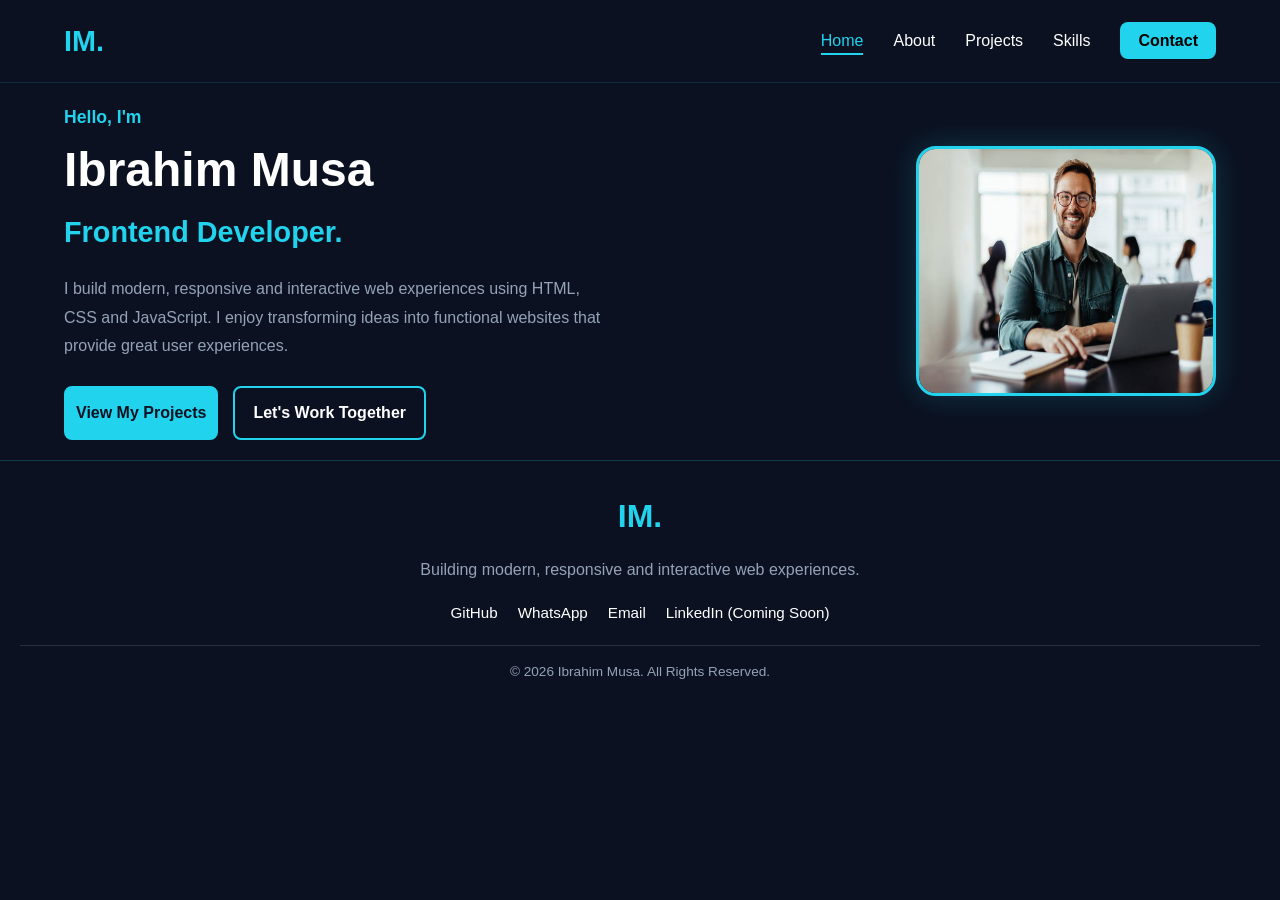
<file: index.html>
<!DOCTYPE html>
<html lang="en">
<head>
    <meta charset="UTF-8">
    <meta name="viewport" content="width=device-width, initial-scale=1.0">
    <title>Ibrahim Musa | Frontend Developer</title>
    <link rel="stylesheet" href="style.css">
    <script src="script.js" defer></script>
</head>
<body>
     
     <header class="site-header">
          <nav class="navbar" aria-label="Main navigation">
               
            <a href="index.html" class="logo">IM.</a>
            
            <button type="button" id="menu-toggle"  class="menu-toggle" aria-label="Open navigation menu" aria-expanded="false">☰</button>
            
            <ul class="nav-links">
            <li>
               <a href="index.html" class="nav-link">Home</a>
            </li>   
            
            <li>
                 <a href="about.html" class="nav-link">About</a>
            </li>  
            
            <li>
                 <a href="projects.html" class="nav-link">Projects</a>
            </li>
            
            <li>
                 <a href="skills.html" class="nav-link">Skills</a>
            </li>
            
            <li>
                 <a href="contact.html" class="nav-link nav-contact">Contact</a>
            </li>
            </ul>
               
          </nav>
     </header>
     
     
     <section class="hero">
          <!-- Hero text and introduction -->
          <div class="hero-content">
             <p class="hero-greeting" >
                Hello, I'm 
                
              </p>
             <h1 class="hero-name" >
                 Ibrahim Musa 
             </h1>
             <h2 class="hero-title">
                Frontend Developer.  
             </h2>
             <p class="hero-description">
               I build modern, responsive and interactive web experiences using HTML, CSS and JavaScript. I enjoy transforming ideas into functional websites that provide great user experiences. 
             </p>
             
        <!-- Hero action links -->
             <div class="hero-actions">
              <a class="btn-primary"
            href="projects.html" >  
                View My Projects
             </a>
             
             <a class="btn-secondary" href="contact.html">Let's Work Together</a>
          
             </div>
            </div>
            
        <!-- Profile photograph -->
          <div class="hero-image">
           <img src="istockphoto-1830126474-612x612.png" alt="image" class="profile-image">
             </div>
          
     </section>
     
     <!-- =================================
     HOME PAGE FOOTER
================================= -->

<footer class="site-footer">

    <div class="footer-content">

        <!-- Footer logo -->
        <a href="index.html" class="footer-logo">IM.</a>

        <!-- Short introduction -->
        <p class="footer-description">
            Building modern, responsive and interactive web experiences.
        </p>

        <!-- Social media links -->
        <div class="social-links">

            <a href="https://github.com/ibrahim0810musa-gif"
               class="social-link">GitHub</a>

            <a href="https://wa.me/2348108367772"
   class="social-link"
   target="_blank"
   rel="noopener noreferrer">
   WhatsApp
</a>
            <a href="mailto:ibrahim0810musa@gmail.com"
               class="social-link">Email</a>

            <span class="social-link">LinkedIn (Coming Soon)</span>

        </div>

    </div>

    <!-- Copyright -->
    <p class="copyright">
        &copy; 2026 Ibrahim Musa. All Rights Reserved.
    </p>

</footer>
     </body>
     </html>
</file>
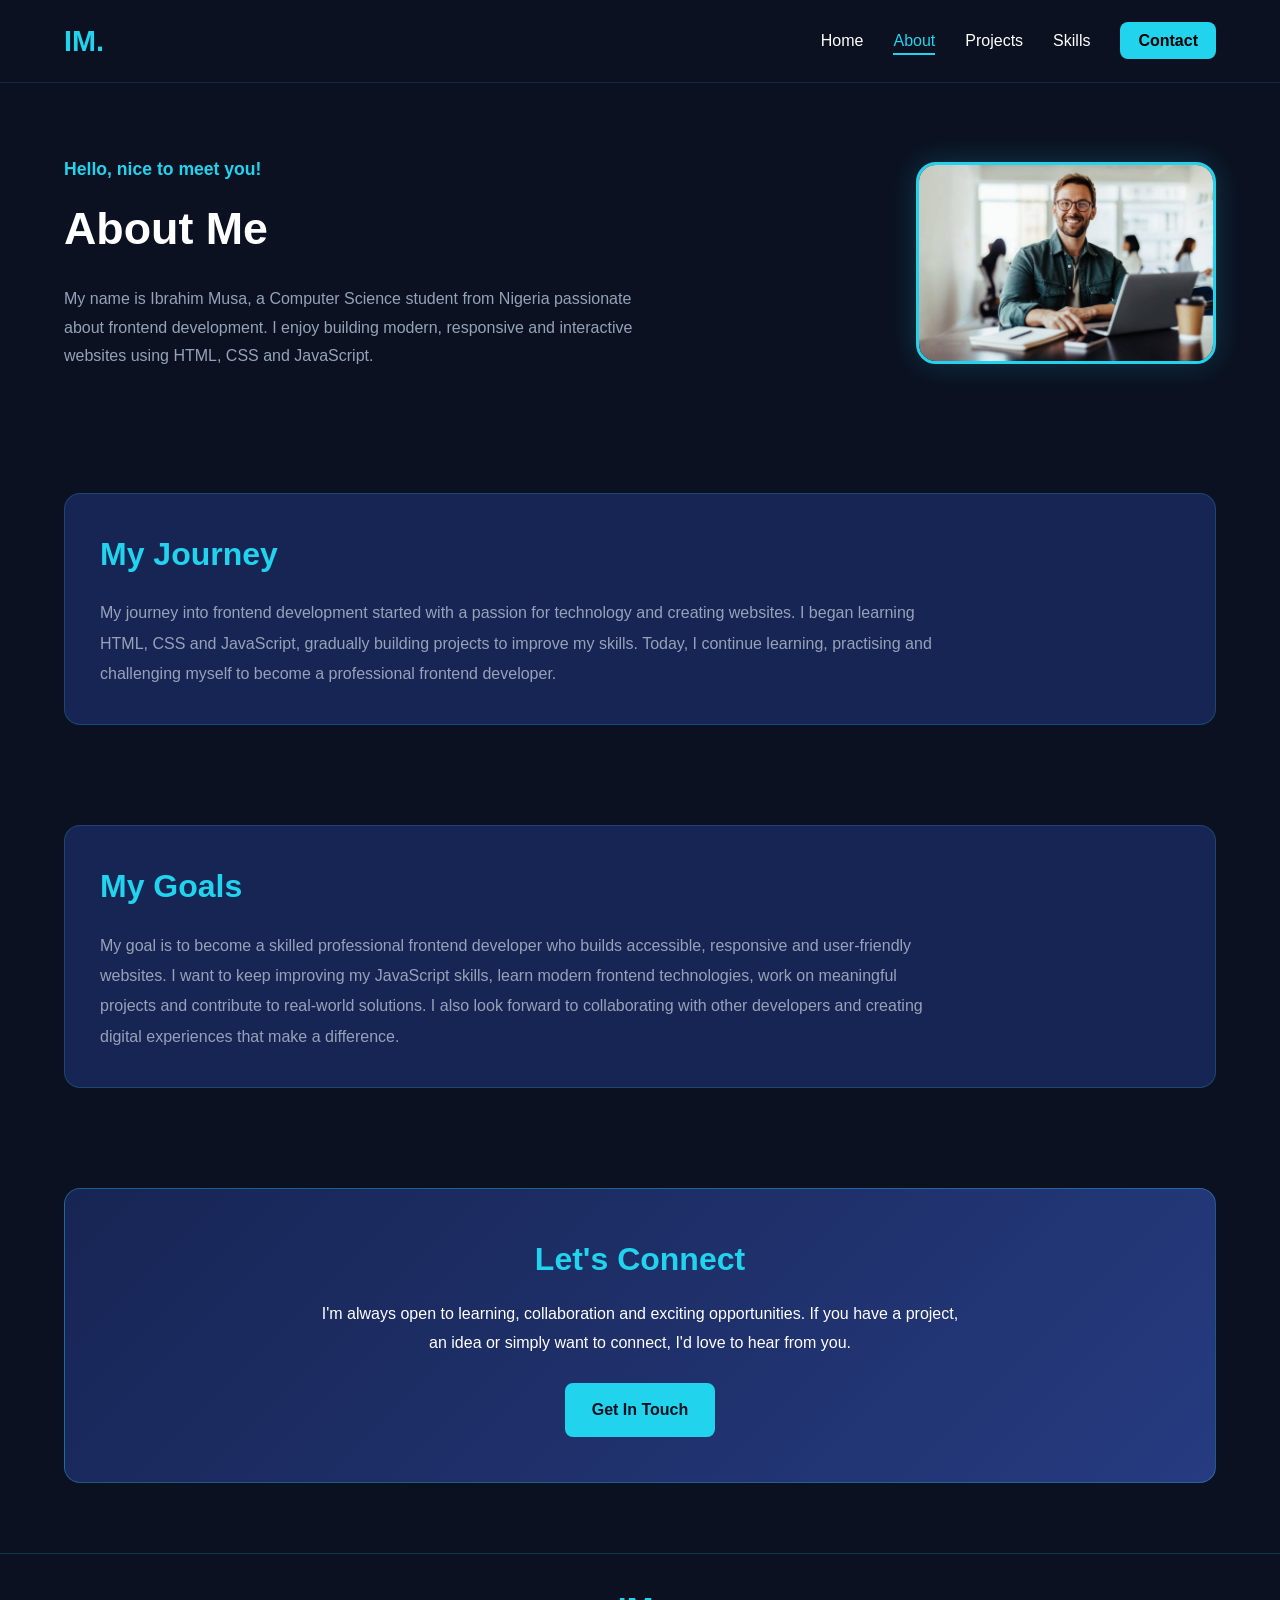
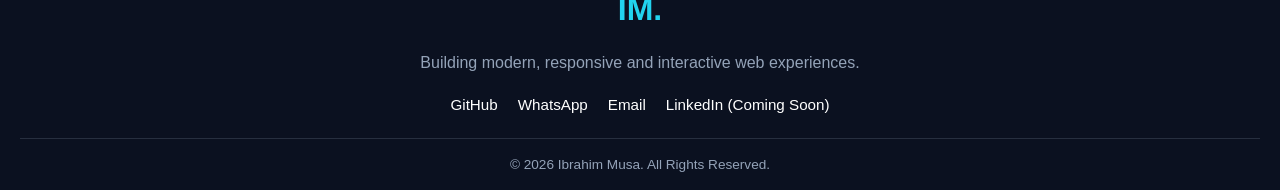
<file: about.html>
<!DOCTYPE html>
<html lang="en">
<head>
     <meta charset="UTF-8">
     <meta name="viewport" content="width=device-width, initial-scale=1.0">
     <title>About Me | Ibrahim Musa</title>
     <link rel="stylesheet" href="style.css">
    <script src="script.js" defer></script>
</head>
<body>
    
    <header class="site-header">
          <nav class="navbar" aria-label="Main navigation">
               
            <a href="index.html" class="logo">IM.</a>
            
            <button type="button" id="menu-toggle"  class="menu-toggle" aria-label="Open navigation menu" aria-expanded="false">☰</button>
            
            <ul class="nav-links">
            <li>
               <a href="index.html" class="nav-link">Home</a>
            </li>   
            
            <li>
                 <a href="about.html" class="nav-link">About</a>
            </li>  
            
            <li>
                 <a href="projects.html" class="nav-link">Projects</a>
            </li>
            
            <li>
                 <a href="skills.html" class="nav-link">Skills</a>
            </li>
            
            <li>
                 <a href="contact.html" class="nav-link nav-contact">Contact</a>
            </li>
            </ul>
               
          </nav>
     </header>
     
     <section class="about-hero">
          <div class="about-hero-content">
              <p class="about-greeting" >
         Hello, nice to meet you!  
              </p>
              
              <h1 class="about-heading">
                About Me   
              </h1>
            
            <p class="about-intro">
                My name is Ibrahim Musa, a Computer Science student from Nigeria passionate about frontend development. I enjoy building modern, responsive and interactive websites using HTML, CSS and JavaScript. 
            </p>   
            
          </div>   
          
          <div class="about-hero-image">
               <img src="istockphoto-1830126474-612x612.png"
     alt="Portrait of Ibrahim Musa"
     class="about-profile">
          </div>       
     </section>
    
    <!-- =================================
     MY JOURNEY SECTION
================================= -->

<section class="my-journey">

    <div class="journey-content">

        <h2 class="journey-heading">
            My Journey
        </h2>

        <p class="journey-description">
            My journey into frontend development started with a passion for technology and creating websites. I began learning HTML, CSS and JavaScript, gradually building projects to improve my skills. Today, I continue learning, practising and challenging myself to become a professional frontend developer.
        </p>

    </div>

</section>
    
    <!-- =================================
     MY GOALS SECTION
================================= -->

<section class="my-goals">

    <div class="goals-content">

        <h2 class="goals-heading">
            My Goals
        </h2>

        <p class="goals-description">
            My goal is to become a skilled professional frontend developer who builds accessible, responsive and user-friendly websites. I want to keep improving my JavaScript skills, learn modern frontend technologies, work on meaningful projects and contribute to real-world solutions. I also look forward to collaborating with other developers and creating digital experiences that make a difference.
        </p>

    </div>

</section>
    
    <!-- =================================
     LET'S CONNECT SECTION
================================= -->

<section class="connect-section">

    <div class="connect-content">

        <h2 class="connect-heading">
            Let's Connect
        </h2>

        <p class="connect-description">
            I'm always open to learning, collaboration and exciting opportunities. If you have a project, an idea or simply want to connect, I'd love to hear from you.
        </p>

        <a href="contact.html" class="connect-button">
            Get In Touch
        </a>

    </div>

</section>
    
    
    <footer class="site-footer">

    <div class="footer-content">

        <!-- Footer logo -->
        <a href="index.html" class="footer-logo">IM.</a>

        <!-- Short introduction -->
        <p class="footer-description">
            Building modern, responsive and interactive web experiences.
        </p>

        <!-- Social media links -->
        <div class="social-links">

            <a href="https://github.com/ibrahim0810musa-gif"
   class="social-link">
    GitHub
</a>

            <a href="https://wa.me/2348108367772"
   class="social-link"
   target="_blank"
   rel="noopener noreferrer">
    WhatsApp
</a>
            <a href="mailto:ibrahim0810musa@gmail.com"
               class="social-link">Email</a>

            <span class="social-link">LinkedIn (Coming Soon)</span>

        </div>

    </div>

    <!-- Copyright -->
    <p class="copyright">
        &copy; 2026 Ibrahim Musa. All Rights Reserved.
    </p>

</footer>
  </body>
</html>
</file>
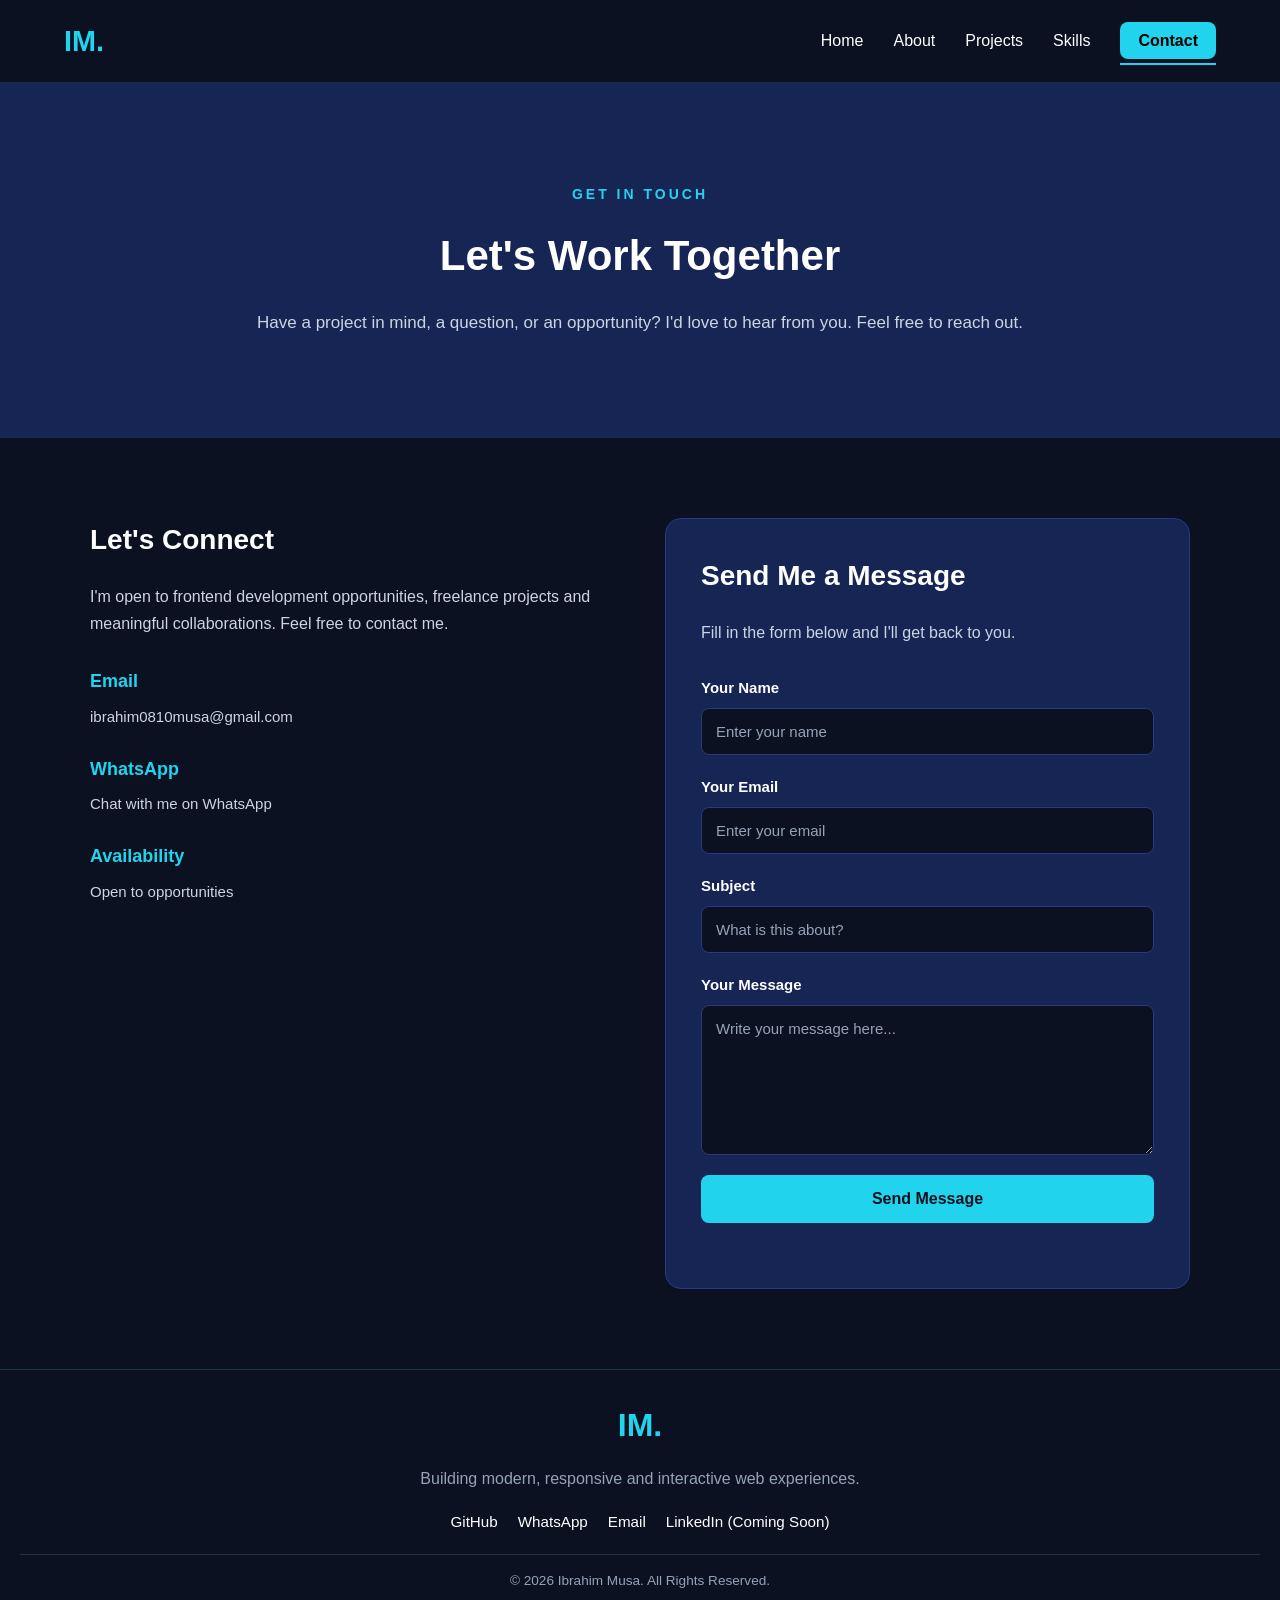
<file: contact.html>
<!DOCTYPE html>
<html lang="en">
<head>
    <meta charset="UTF-8">
    <meta name="viewport" content="width=device-width, initial-scale=1.0">
    <title>Contact | Ibrahim Musa</title>
    <link rel="stylesheet" href="style.css">
    <script src="script.js" defer></script>
</head>
<body>
     
     <header class="site-header">
          <nav class="navbar" aria-label="Main navigation">
               
            <a href="index.html" class="logo">IM.</a>
            
            <button type="button" id="menu-toggle"  class="menu-toggle" aria-label="Open navigation menu" aria-expanded="false">☰</button>
            
            <ul class="nav-links">
            <li>
               <a href="index.html" class="nav-link">Home</a>
            </li>   
            
            <li>
                 <a href="about.html" class="nav-link">About</a>
            </li>  
            
            <li>
                 <a href="projects.html" class="nav-link">Projects</a>
            </li>
            
            <li>
                 <a href="skills.html" class="nav-link">Skills</a>
            </li>
            
            <li>
                 <a href="contact.html" class="nav-link nav-contact"  id="nav-link">Contact</a>
            </li>
            </ul>
               
          </nav>
     </header>
     
     <!-- =========================
     CONTACT PAGE CONTENT
========================= -->

<main>

    <!-- CONTACT HERO SECTION -->
    <section class="contact-hero">

        <div class="contact-hero-content">

            <p class="section-label">
                GET IN TOUCH
            </p>

            <h1>Let's Work Together</h1>

            <p>
                Have a project in mind, a question, or an opportunity?
                I'd love to hear from you. Feel free to reach out.
            </p>

        </div>

    </section>

<!-- =========================
     CONTACT DETAILS AND FORM
========================= -->

<section class="contact-section">

    <div class="contact-container">

        <!-- Contact Information -->
        <div class="contact-info">

            <h2>Let's Connect</h2>

            <p>
                I'm open to frontend development opportunities,
                freelance projects and meaningful collaborations.
                Feel free to contact me.
            </p>

            <!-- Email Contact -->
            <div class="contact-item">

                <h3>Email</h3>

                <a href="mailto:ibrahim0810musa@gmail.com">
                    ibrahim0810musa@gmail.com
                </a>

            </div>

            <!-- WhatsApp Contact -->
            <div class="contact-item">

                <h3>WhatsApp</h3>

                <a href="https://wa.me/2348108367772"
                   target="_blank"
                   rel="noopener noreferrer">
                    Chat with me on WhatsApp
                </a>

            </div>

            <!-- Availability -->
            <div class="contact-item">

                <h3>Availability</h3>

                <p>Open to opportunities</p>

            </div>

        </div>

        <!-- Contact Form -->
        <div class="contact-form-container">

            <h2>Send Me a Message</h2>

            <p>
                Fill in the form below and I'll get back to you.
            </p>

            <form
                action="https://formspree.io/f/xyewwbqy"
                method="POST"
                class="contact-form">

                <!-- Visitor Name -->
                <div class="form-group">

                    <label for="name">Your Name</label>

                    <input
                        type="text"
                        id="name"
                        name="name"
                        placeholder="Enter your name"
                        autocomplete="name"
                        required>

                </div>

                <!-- Visitor Email -->
                <div class="form-group">

                    <label for="email">Your Email</label>

                    <input
                        type="email"
                        id="email"
                        name="email"
                        placeholder="Enter your email"
                        autocomplete="email"
                        required>

                </div>

                <!-- Message Subject -->
                <div class="form-group">

                    <label for="subject">Subject</label>

                    <input
                        type="text"
                        id="subject"
                        name="subject"
                        placeholder="What is this about?"
                        required>

                </div>

                <!-- Visitor Message -->
                <div class="form-group">

                    <label for="message">Your Message</label>

                    <textarea
                        id="message"
                        name="message"
                        rows="6"
                        placeholder="Write your message here..."
                        required></textarea>

                </div>

                <button type="submit" class="submit-button">
                    Send Message
                </button>

<!-- Form submission feedback -->
<p
    id="form-status"
    class="form-status"
    role="status"
    aria-live="polite">
</p>

            </form>

        </div>

    </div>

</section>
</main>
     
     
     
     
     <footer class="site-footer">

    <div class="footer-content">

        <!-- Footer logo -->
        <a href="index.html" class="footer-logo">IM.</a>

        <!-- Short introduction -->
        <p class="footer-description">
            Building modern, responsive and interactive web experiences.
        </p>

        <!-- Social media links -->
        <div class="social-links">

            <a href="https://github.com/ibrahim0810musa-gif"          class="social-link">GitHub</a>

            <a href="https://wa.me/2348108367772"
   class="social-link"
   target="_blank"
   rel="noopener noreferrer">
   WhatsApp
</a>
            <a href="mailto:ibrahim0810musa@gmail.com"
               class="social-link">Email</a>

            <span class="social-link">LinkedIn (Coming Soon)</span>

        </div>

    </div>

    <!-- Copyright -->
    <p class="copyright">
        &copy; 2026 Ibrahim Musa. All Rights Reserved.
    </p>

</footer>
     </body>
     </html>
</file>
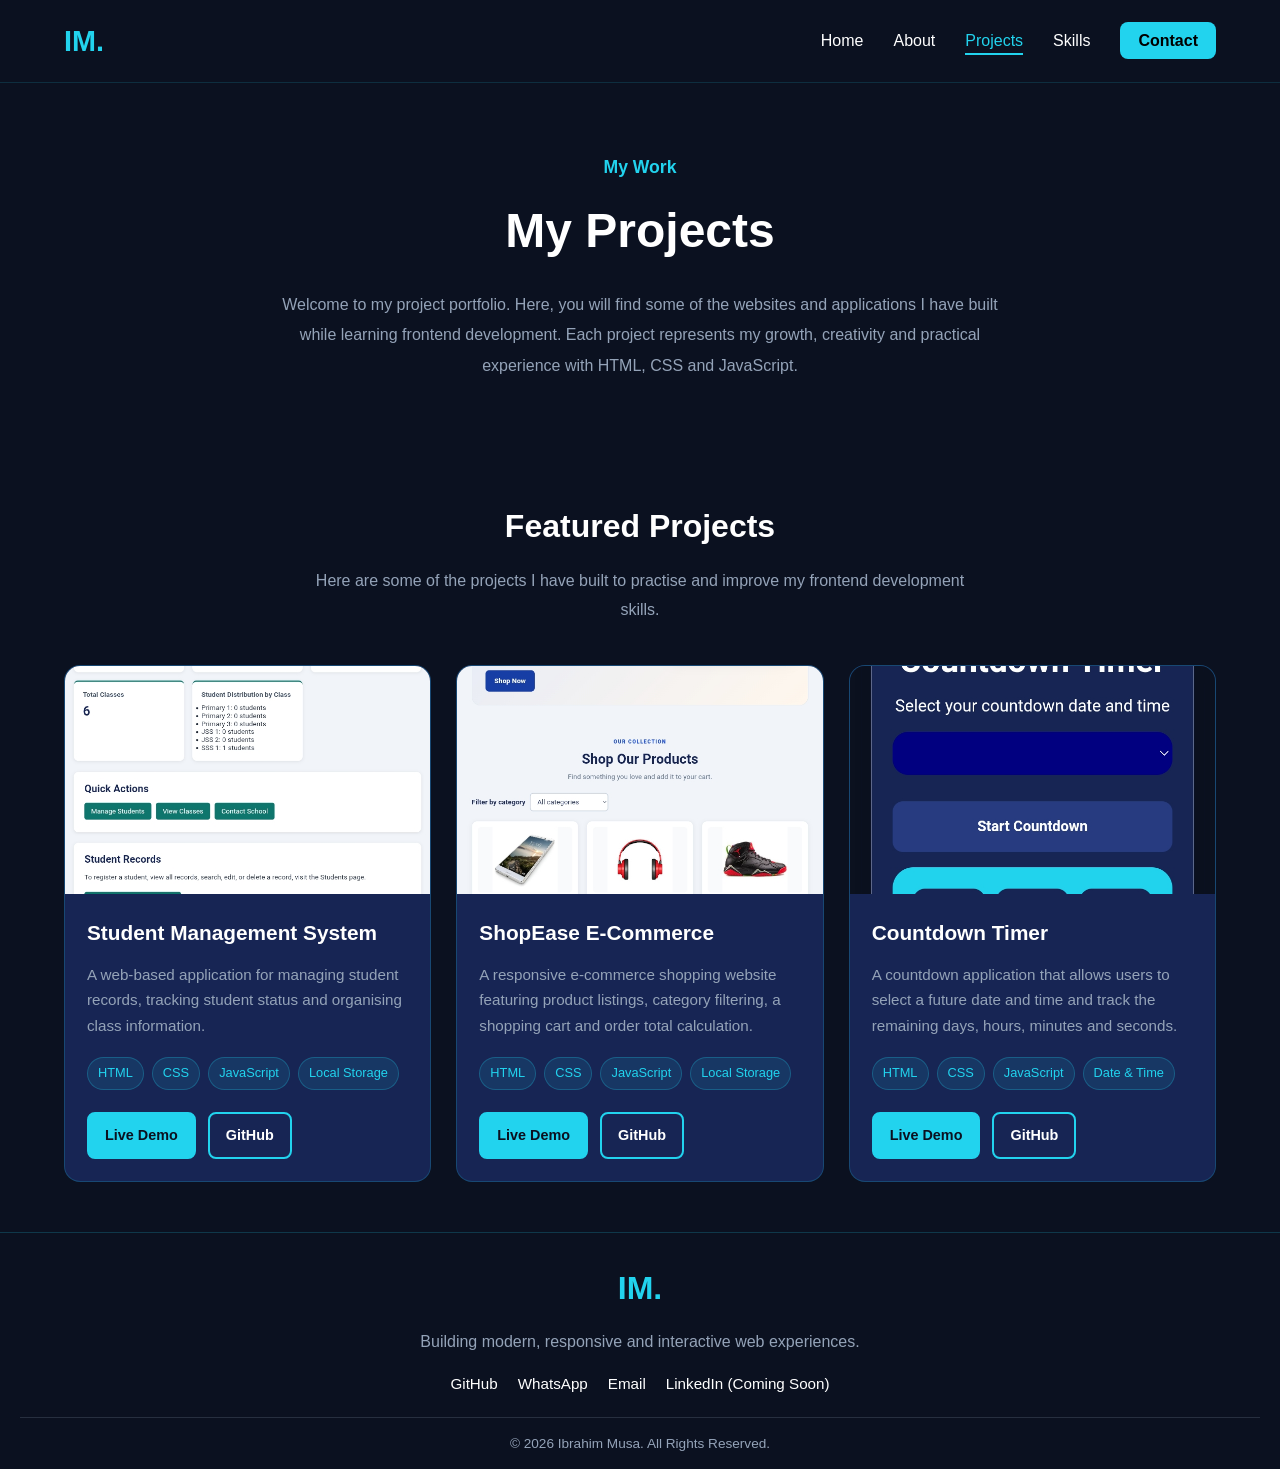
<file: projects.html>
<!DOCTYPE html>
<html lang="en">
<head>
     <meta charset="UTF-8">
     <meta name="viewport" content="width=device-width, initial-scale=1.0">
     <title>My Projects | Ibrahim Musa</title>
     <link rel="stylesheet" href="style.css">
    <script src="script.js" defer></script>
</head>
<body>
     
     <header class="site-header">
          <nav class="navbar" aria-label="Main navigation">
               
            <a href="index.html" class="logo">IM.</a>
            
            <button type="button" id="menu-toggle"  class="menu-toggle" aria-label="Open navigation menu" aria-expanded="false">☰</button>
            
            <ul class="nav-links">
            <li>
               <a href="index.html" class="nav-link">Home</a>
            </li>   
            
            <li>
                 <a href="about.html" class="nav-link">About</a>
            </li>  
            
            <li>
                 <a href="projects.html" class="nav-link">Projects</a>
            </li>
            
            <li>
                 <a href="skills.html" class="nav-link">Skills</a>
            </li>
            
            <li>
                 <a href="contact.html" class="nav-link nav-contact">Contact</a>
            </li>
            </ul>
               
          </nav>
     </header>
     
     <!-- =================================
     PROJECTS INTRODUCTION SECTION
================================= -->

<main>

    <section class="projects-hero">

        <div class="projects-hero-content">

            <p class="projects-greeting">
                My Work
            </p>

            <h1 class="projects-heading">
                My Projects
            </h1>

            <p class="projects-description">
                Welcome to my project portfolio. Here, you will find
                some of the websites and applications I have built
                while learning frontend development. Each project
                represents my growth, creativity and practical
                experience with HTML, CSS and JavaScript.
            </p>

        </div>

    </section>


<!-- =================================
     MY PROJECTS SECTION
================================= -->

<section class="my-projects">

    <div class="projects-container">

        <h2 class="section-heading">
            Featured Projects
        </h2>

        <p class="section-description">
            Here are some of the projects I have built
            to practise and improve my frontend development skills.
        </p>

        <div class="projects-grid">

          <!-- =================================
     STUDENT MANAGEMENT SYSTEM
================================= -->

<article class="project-card">

    <div class="project-image">
        <img src="Screenshot_20261113-224909.png"
             alt="Student Management System dashboard">
    </div>

    <div class="project-content">

        <h3 class="project-name">
            Student Management System
        </h3>

        <p class="project-description">
            A web-based application for managing student
            records, tracking student status and organising
            class information.
        </p>

        <div class="project-tech">
            <span>HTML</span>
            <span>CSS</span>
            <span>JavaScript</span>
            <span>Local Storage</span>
        </div>

        <div class="project-actions">

            <a href="https://ibrahim0810musa-gif.github.io/student-management-system/" class="project-button">
                Live Demo
            </a>

            <a href="https://github.com/ibrahim0810musa-gif" class="project-button project-github" target="_blank" rel="noopener noreferrer"> GitHub </a>

        </div>

    </div>

</article>


<!-- =================================
     SHOPEASE E-COMMERCE PROJECT
================================= -->

<article class="project-card">

    <div class="project-image">
        <img src="Screenshot_20261113-230043.png"
             alt="ShopEase E-Commerce shopping website">
    </div>

    <div class="project-content">

        <h3 class="project-name">
            ShopEase E-Commerce
        </h3>

        <p class="project-description">
            A responsive e-commerce shopping website
            featuring product listings, category filtering,
            a shopping cart and order total calculation.
        </p>

        <div class="project-tech">
            <span>HTML</span>
            <span>CSS</span>
            <span>JavaScript</span>
            <span>Local Storage</span>
        </div>

        <div class="project-actions">

            <a href="https://ibrahim0810musa-gif.github.io/shopease-e-commerce-shopping-cart/" class="project-button">
                Live Demo
            </a>

            <a href="https://github.com/ibrahim0810musa-gif"
               class="project-button project-github"
               target="_blank"
               rel="noopener noreferrer">
                GitHub
            </a>

        </div> 
     </div> 
</article>


<!-- =================================
     COUNTDOWN TIMER PROJECT
================================= -->

<article class="project-card">

    <div class="project-image">
        <img src="Screenshot_20261113-233526.png"
             alt="Countdown Timer application">
    </div>

    <div class="project-content">

        <h3 class="project-name">
            Countdown Timer
        </h3>

        <p class="project-description">
            A countdown application that allows users to
            select a future date and time and track the
            remaining days, hours, minutes and seconds.
        </p>

        <div class="project-tech">
            <span>HTML</span>
            <span>CSS</span>
            <span>JavaScript</span>
            <span>Date & Time</span>
        </div>

        <div class="project-actions">

            <a href="https://ibrahim0810musa-gif.github.io/countdown-timer/" class="project-button">
                Live Demo
            </a>

            <a href="https://github.com/ibrahim0810musa-gif"
               class="project-button project-github"
               target="_blank"
               rel="noopener noreferrer">
                GitHub
            </a>

        </div>

    </div>

</article>

</main>
     
         
     <footer class="site-footer">

    <div class="footer-content">

        <!-- Footer logo -->
        <a href="index.html" class="footer-logo">IM.</a>

        <!-- Short introduction -->
        <p class="footer-description">
            Building modern, responsive and interactive web experiences.
        </p>

        <!-- Social media links -->
        <div class="social-links">

            <a href="https://github.com/ibrahim0810musa-gif"
   class="social-link">
    GitHub
</a>

<a href="https://wa.me/2348108367772"
   class="social-link"
   target="_blank"
   rel="noopener noreferrer">
    WhatsApp
</a>
            <a href="mailto:ibrahim0810musa@gmail.com"
               class="social-link">Email</a>

            <span class="social-link">LinkedIn (Coming Soon)</span>

        </div>

    </div>

    <!-- Copyright -->
    <p class="copyright">
        &copy; 2026 Ibrahim Musa. All Rights Reserved.
    </p>

</footer>
     </body>
     </html>
</file>
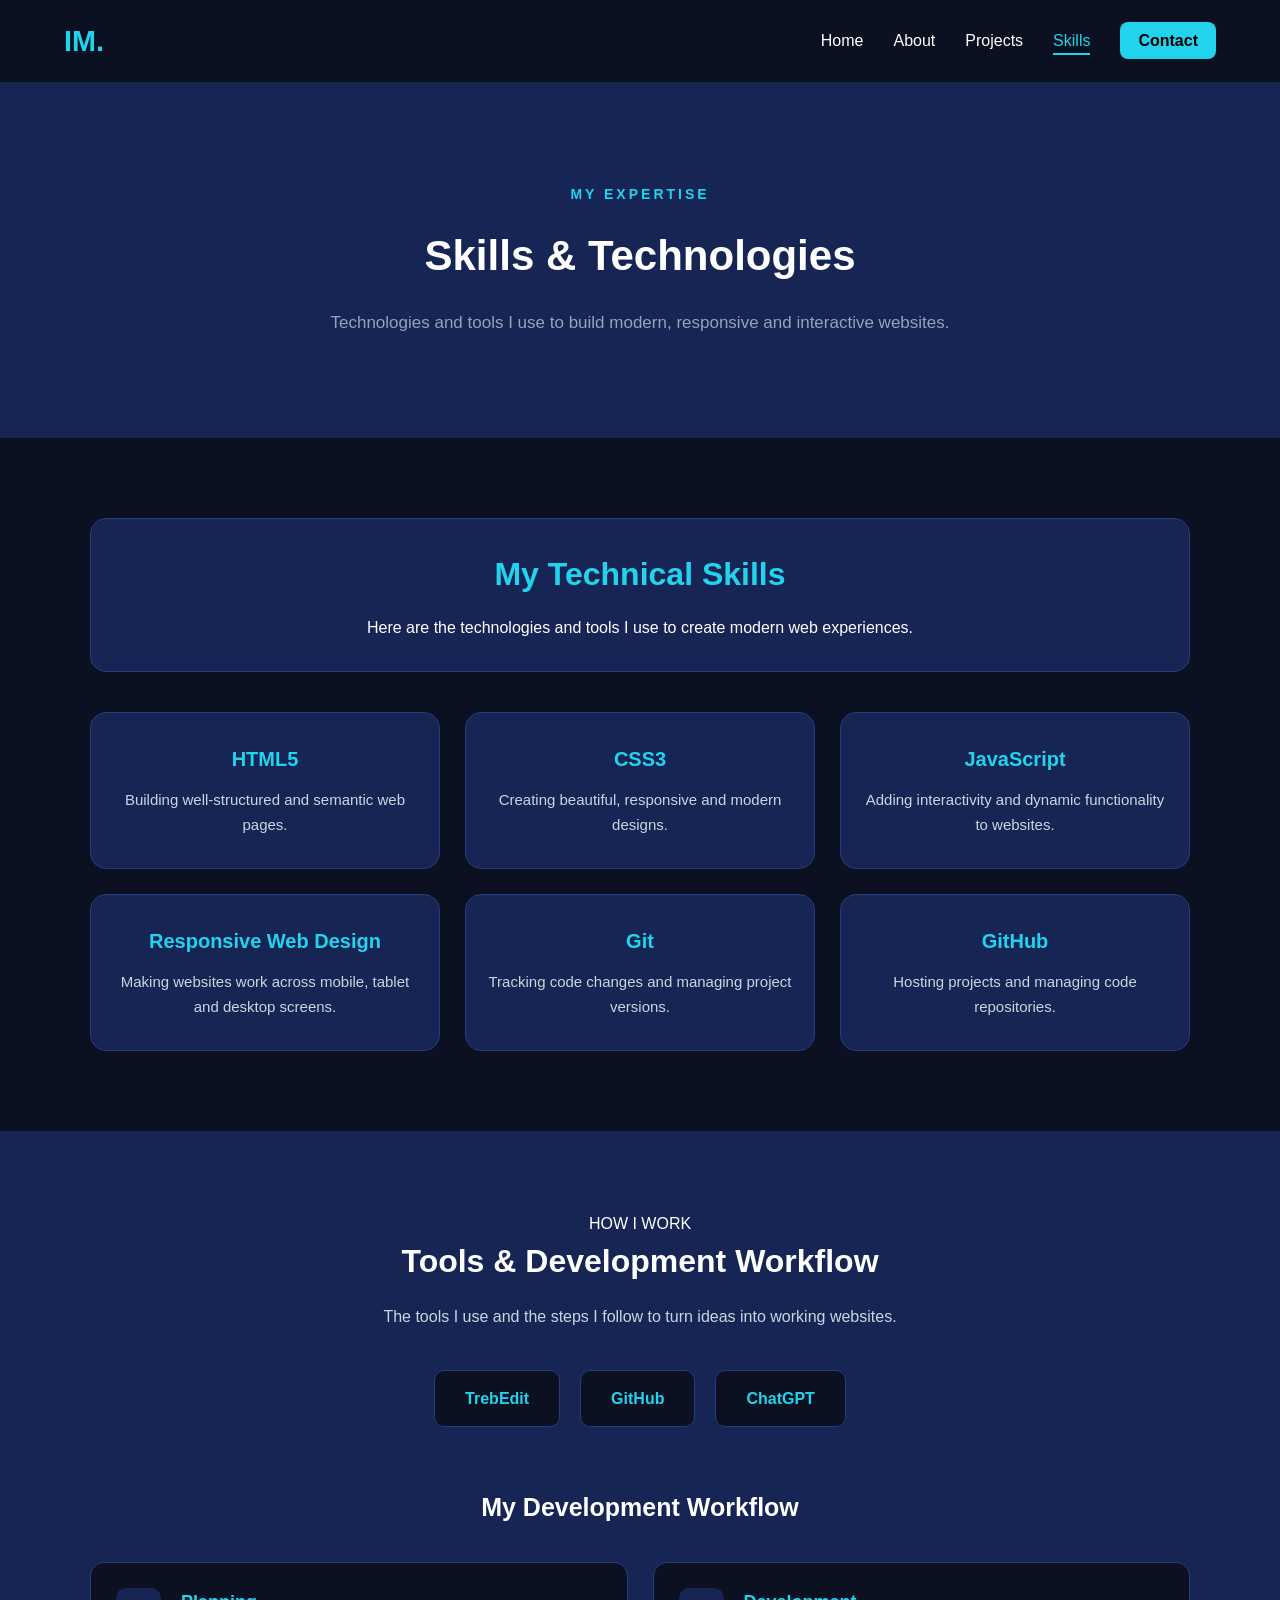
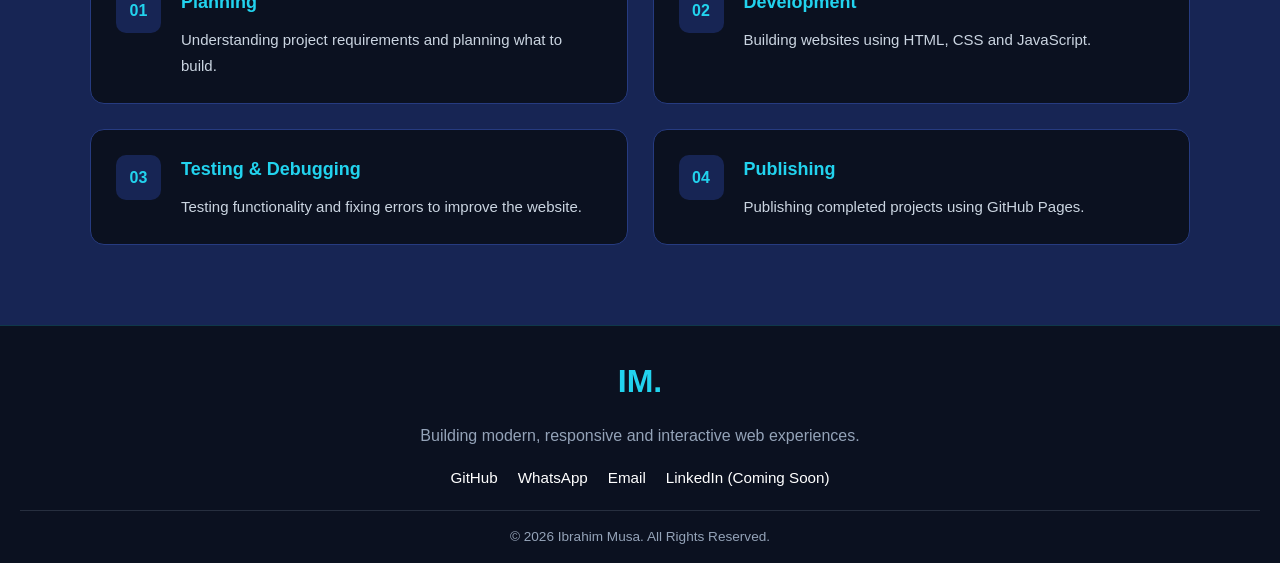
<file: skills.html>
<!DOCTYPE html>
<html lang="en">
<head>
     <meta charset="UTF-8">
     <meta name="viewport" content="width=device-width, initial-scale=1.0">
     <title>My Skills | Ibrahim Musa</title>
     <link rel="stylesheet" href="style.css">
    <script src="script.js" defer></script>
</head>
<body>
     
     <header class="site-header">
          <nav class="navbar" aria-label="Main navigation">
               
            <a href="index.html" class="logo">IM.</a>
            
            <button type="button" id="menu-toggle"  class="menu-toggle" aria-label="Open navigation menu" aria-expanded="false">☰</button>
            
            <ul class="nav-links">
            <li>
               <a href="index.html" class="nav-link">Home</a>
            </li>   
            
            <li>
                 <a href="about.html" class="nav-link">About</a>
            </li>  
            
            <li>
                 <a href="projects.html" class="nav-link">Projects</a>
            </li>
            
            <li>
                 <a href="skills.html" class="nav-link">Skills</a>
            </li>
            
            <li>
                 <a href="contact.html" class="nav-link nav-contact">Contact</a>
            </li>
            </ul>
               
          </nav>
     </header>
     
     <main>

    <!-- Skills Hero Section -->
    <section class="skills-hero">

        <div class="skills-hero-content">

            <p class="section-label">MY EXPERTISE</p>

            <h1>Skills & Technologies</h1>

            <p>
                Technologies and tools I use to build
                modern, responsive and interactive websites.
            </p>

        </div>

    </section>

<!-- =========================
     TECHNICAL SKILLS SECTION
========================= -->

<section class="technical-skills">


    <div class="skills-container">
<div class="logical-skills">
        <h2>My Technical Skills</h2>

        <p>
            Here are the technologies and tools I use
            to create modern web experiences.
        </p>
</div>
        <div class="skills-grid">

         <!-- HTML Skill Card -->
<div class="skill-card">

    <h3>HTML5</h3>

    <p>
        Building well-structured and semantic web pages.
    </p>

</div>


<!-- CSS Skill Card -->
<div class="skill-card">

    <h3>CSS3</h3>

    <p>
        Creating beautiful, responsive and modern designs.
    </p>

</div>


<!-- JavaScript Skill Card -->
<div class="skill-card">

    <h3>JavaScript</h3>

    <p>
        Adding interactivity and dynamic functionality to websites.
    </p>

</div>


<!-- Responsive Design Skill Card -->
<div class="skill-card">

    <h3>Responsive Web Design</h3>

    <p>
        Making websites work across mobile, tablet and desktop screens.
    </p>

</div>


<!-- Git Skill Card -->
<div class="skill-card">

    <h3>Git</h3>

    <p>
        Tracking code changes and managing project versions.
    </p>

</div>


<!-- GitHub Skill Card -->
<div class="skill-card">

    <h3>GitHub</h3>

    <p>
        Hosting projects and managing code repositories.
    </p>

</div>

        </div>

    </div>

</section>

<!-- =========================
     TOOLS AND WORKFLOW SECTION
========================= -->

<section class="tools-workflow">

    <div class="tools-workflow-container">

        <!-- Section Heading -->
        <p class="section-label">HOW I WORK</p>

        <h2>Tools & Development Workflow</h2>

        <p class="tools-intro">
            The tools I use and the steps I follow
            to turn ideas into working websites.
        </p>

        <!-- Tools List -->
        <div class="tools-list">

            <span class="tool-item">TrebEdit</span>

            <span class="tool-item">GitHub</span>

            <span class="tool-item">ChatGPT</span>

        </div>

        <!-- Development Workflow -->
        <h3>My Development Workflow</h3>

        <ol class="workflow-list">

            <li class="workflow-step">

                <span class="step-number">01</span>

                <div>
                    <h4>Planning</h4>

                    <p>
                        Understanding project requirements
                        and planning what to build.
                    </p>
                </div>

            </li>

            <li class="workflow-step">

                <span class="step-number">02</span>

                <div>
                    <h4>Development</h4>

                    <p>
                        Building websites using HTML,
                        CSS and JavaScript.
                    </p>
                </div>

            </li>

            <li class="workflow-step">

                <span class="step-number">03</span>

                <div>
                    <h4>Testing & Debugging</h4>

                    <p>
                        Testing functionality and fixing
                        errors to improve the website.
                    </p>
                </div>

            </li>

            <li class="workflow-step">

                <span class="step-number">04</span>

                <div>
                    <h4>Publishing</h4>

                    <p>
                        Publishing completed projects
                        using GitHub Pages.
                    </p>
                </div>

            </li>

        </ol>

    </div>

</section>
</main>
     
     
     
     
     
     <footer class="site-footer">

    <div class="footer-content">

        <!-- Footer logo -->
        <a href="index.html" class="footer-logo">IM.</a>

        <!-- Short introduction -->
        <p class="footer-description">
            Building modern, responsive and interactive web experiences.
        </p>

        <!-- Social media links -->
        <div class="social-links">

            <a href="https://github.com/ibrahim0810musa-gif"
   class="social-link">
    GitHub
</a>

<a href="https://wa.me/2348108367772"
   class="social-link"
   target="_blank"
   rel="noopener noreferrer">
    WhatsApp
</a>
            <a href="mailto:ibrahim0810musa@gmail.com"
               class="social-link">Email</a>

            <span class="social-link">LinkedIn (Coming Soon)</span>

        </div>

    </div>

    <!-- Copyright -->
    <p class="copyright">
        &copy; 2026 Ibrahim Musa. All Rights Reserved.
    </p>

</footer>
     </body>
     </html>
</file>
<file: style.css>
* {
  box-sizing: border-box;
  margin: 0;
  padding: 0;
}

html {
  scroll-behavior: smooth;
  scroll-padding-top: 20px;
}

body{
     margin: 0;
   font-family: Arial, sans-serif;
    background-color: #0B1120;
    color: #FFFFFF;
     line-height: 1.6;
}

.site-header{
     background-color: #0B1120;
  border-bottom: 1px solid rgba(34, 211, 238, 0.15);
     position: sticky;
    top: 0;
     z-index: 1000;
}

.navbar{
     max-width: 1200px;
      margin: 0 auto;
    padding: 18px 24px;
    display: flex;
       align-items: center;
   justify-content: space-between;
   position: relative;
}

.logo{
     color: #22D3EE;
     font-size: 1.8rem;
    font-weight: 700;
     text-decoration: none;
}

.nav-links{
     display: flex;
 
   align-items: center;
     gap: 30px;
    list-style: none;
}

.nav-link{
     color: #FFFFFF;
   text-decoration: none;
    font-size: 1rem;
     font-weight: 500;
     position: relative;
     transition: color 0.3s ease;
}

.nav-link::after{
     content: "";
  position: absolute;
     width: 0;
    height: 2px;
    background-color: #22D3EE;
        left: 0;
     bottom: -6px;
     transition: width 0.3s ease;
}

.nav-link.active::after{
     width:100%;
     
}

.nav-link:hover{
     color:#22D3EE;
}

.nav-link:hover::after{
     width: 100%;
}
.nav-link.active {
    color: #22D3EE;
}

.nav-link.active::after {
    width: 100%;
}
.nav-contact:hover{
     background:#FFFFFF;
     color: #0B1120;
}

.menu-toggle{
     display: none;
}

.nav-contact{
     background-color: #22D3EE;
      color: black;
     padding: 10px 18px;
       border-radius: 8px;
        font-weight: 600;
        transition: background-color 0.3s ease, color 0.3s ease;
}

#nav-link{
     color:black;
}
@media (max-width: 768px) {
  .menu-toggle{
       display: block;
      background: none;
        border: none;
    color: #22D3EE;
       font-size: 1.8rem;
      cursor: pointer;
      
  }
  
  .nav-links{
       display: none;
       position: absolute;
    top: 100%;
    right: 24px;
    background-color: #172554;
    width: 220px;
     padding: 20px;
     border-radius: 12px;
    box-shadow: 0 8px 25px rgba(0, 0, 0, 0.3);
    flex-direction: column;
      align-items: stretch;
    gap: 20px;
  }
  
  .nav-links.active{
       display: flex;
  }
  
  .hero {
    flex-direction: column;
    gap: 30px;
}

/* =================================
   MOBILE HERO IMAGE
================================= */

.hero-image {
    width: 100%;
    max-width: 260px;
    flex: none;
    margin: 0 auto;
    
}

.profile-image {
    width: 100%;
    max-width: 260px;
    height: auto;
}

.site-footer {
    padding: 40px 18px 20px;
    
}

.social-links {
    gap: 15px;
}

}

/* Hero styling  */
.hero	{
  background-color: transparent;
     max-width:1200px;
margin: 0 auto;
padding: 20px 24px;
min-height:30vh;
display: flex;
align-items: center;
justify-content: space-between;
gap:40px ;
}

.hero-content {
    flex: 1;
}

.hero-greeting {
    color: #22D3EE;
    font-size: 1.1rem;
    font-weight: 600;
    margin-bottom: 10px;
}

.hero-name {
    color: #FFFFFF;
    font-size: 3rem;
    font-weight: 700;
    line-height: 1.2;
    margin-bottom: 10px;
}

.hero-title {
    color: #22D3EE;
    font-size: 1.8rem;
    margin-bottom: 20px;
}

.hero-description {
    color: #94A3B8;
    font-size: 1rem;
    max-width: 550px;
    line-height: 1.8;
    margin-bottom: 25px;
}

.hero-actions {
    display: flex;
    align-items: center;
    gap: 15px;
    flex-wrap: wrap;
}

.btn-primary {
    display: inline-block;
    background: #22D3EE;
    color: #0B1120;
    padding: 12px 10px;
    border: 2px solid #22D3EE;
    border-radius: 8px;
    text-decoration: none;
    font-weight: 600;
    transition: 0.3s ease;
}

.btn-secondary {
    display: inline-block;
    background: transparent;
    color: #FFFFFF;
    padding: 12px 18px;
    border: 2px solid #22D3EE;
    border-radius: 8px;
    text-decoration: none;
    font-weight: 600;
    transition: 0.3s ease;
}

/* HERO IMAGE CONTAINER */
.hero-image {
    flex: 0 1 300px;
    width: 100%;
    max-width: 300px;
    min-width: 0;
    display: flex;
    justify-content: center;
    align-items: center;
}

/* PROFILE IMAGE */
.profile-image {
    display: block;
    width: 100%;
    max-width: 300px;
    height: 250px;
    border-radius: 20px;
    border: 3px solid #22D3EE;
    box-shadow: 0 0 30px rgba(34, 211, 238, 0.2);
}

/* =================================
   HOME PAGE FOOTER
================================= */

.site-footer {
    background-color: background:#0B1120;;
    padding: 30px 20px 15px;
    text-align: center;
    border-top: 1px solid rgba(34, 211, 238, 0.2);
}

.footer-content {
    max-width: 1100px;
    margin: 0 auto;
}

.footer-logo {
    display: inline-block;
    color: #22D3EE;
    font-size: 2rem;
    font-weight: 700;
    text-decoration: none;
    margin-bottom: 15px;
}

.footer-description {
    color: #94A3B8;
    font-size: 1rem;
    margin-bottom: 18px;
}

.social-links {
    display: flex;
    justify-content: center;
    align-items: center;
    flex-wrap: wrap;
    gap: 20px;
    margin-bottom: 20px;
}

.social-link {
    color: #FFFFFF;
    text-decoration: none;
    font-size: 0.95rem;
    font-weight: 500;
    transition: color 0.3s ease, transform 0.3s ease;
}

.social-link:hover {
    color: #22D3EE;
    transform: translateY(-3px);
}


.copyright {
    color: #94A3B8;
    font-size: 0.85rem;
    padding-top: 15px;
    border-top: 1px solid rgba(148, 163, 184, 0.2);
}


/* =================================
   ABOUT HERO SECTION
================================= */

.about-hero {
    max-width: 1200px;
    margin: 0 auto;
    padding: 40px 24px;
    min-height: 40vh;
    display: flex;
    align-items: center;
    justify-content: space-between;
    gap: 40px;
}

.about-hero-content {
    flex: 1;
    min-width: 0;
}

.about-greeting {
    color: #22D3EE;
    font-size: 1.1rem;
    font-weight: 600;
    margin-bottom: 10px;
}

.about-heading {
    color: #FFFFFF;
    font-size: 2.8rem;
    font-weight: 700;
    margin-bottom: 20px;
}

.about-intro {
    color: #94A3B8;
    font-size: 1rem;
    line-height: 1.8;
    max-width: 600px;
}

.about-hero-image {
    flex: 0 1 300px;
    min-width: 0;
    width: 100%;
    display: flex;
    justify-content: center;
    align-items: center;
}

.about-profile {
    display: block;
    width: 100%;
    max-width: 300px;
    height: auto;
    border-radius: 20px;
    border: 3px solid #22D3EE;
    box-shadow: 0 0 30px rgba(34, 211, 238, 0.2);
}

/* =================================
   MOBILE RESPONSIVENESS
================================= */

@media (max-width: 768px) {

    .about-hero {
        flex-direction: column;
        padding: 30px 20px;
        gap: 25px;
    }

    .about-heading {
        font-size: 2.2rem;
    }

    .about-hero-image {
        flex: none;
        max-width: 240px;
    }

    .about-profile {
        max-width: 100%;
    }

}

/* =================================
   MY JOURNEY SECTION
================================= */

.my-journey {
    max-width: 1200px;
    margin: 0 auto;
    padding: 50px 24px;
}

.journey-content {
    background-color: #172554;
    padding: 35px;
    border-radius: 16px;
    border: 1px solid rgba(34, 211, 238, 0.2);
}

.journey-heading {
    color: #22D3EE;
    font-size: 2rem;
    margin-bottom: 18px;
}

.journey-description {
    color: #94A3B8;
    font-size: 1rem;
    line-height: 1.9;
    max-width: 850px;
}

/* MOBILE RESPONSIVENESS */
@media (max-width: 768px) {
    .my-journey {
        padding: 30px 20px;
    }

    .journey-content {
        padding: 25px 20px;
    }

    .journey-heading {
        font-size: 1.7rem;
    }
}

/* =================================
   MY GOALS SECTION
================================= */

.my-goals {
    max-width: 1200px;
    margin: 0 auto;
    padding: 50px 24px;
}

.goals-content {
    background-color: #172554;
    padding: 35px;
    border-radius: 16px;
    border: 1px solid rgba(34, 211, 238, 0.2);
}

.goals-heading {
    color: #22D3EE;
    font-size: 2rem;
    margin-bottom: 18px;
}

.goals-description {
    color: #94A3B8;
    font-size: 1rem;
    line-height: 1.9;
    max-width: 850px;
}

/* MOBILE RESPONSIVENESS */
@media (max-width: 768px) {
    .my-goals {
        padding: 30px 20px;
    }

    .goals-content {
        padding: 25px 20px;
    }

    .goals-heading {
        font-size: 1.7rem;
    }
}

/* =================================
   LET'S CONNECT SECTION
================================= */

.connect-section {
    max-width: 1200px;
    margin: 0 auto;
    padding: 50px 24px 70px;
}

.connect-content {
    background: linear-gradient(
        135deg,
        #172554,
        #263B80
    );
    padding: 45px 30px;
    border-radius: 16px;
    border: 1px solid rgba(34, 211, 238, 0.3);
    text-align: center;
}

.connect-heading {
    color: #22D3EE;
    font-size: 2rem;
    margin-bottom: 15px;
}

.connect-description {
    color: #FFFFFF;
    font-size: 1rem;
    line-height: 1.8;
    max-width: 650px;
    margin: 0 auto 25px;
}

.connect-button {
    display: inline-block;
    background-color: #22D3EE;
    color: #0B1120;
    padding: 12px 25px;
    border: 2px solid #22D3EE;
    border-radius: 8px;
    text-decoration: none;
    font-weight: 600;
    transition: all 0.3s ease;
}

.connect-button:hover {
    background-color: transparent;
    color: #22D3EE;
    transform: translateY(-4px);
    box-shadow: 0 8px 20px rgba(34, 211, 238, 0.2);
}

/* MOBILE RESPONSIVENESS */
@media (max-width: 768px) {
    .connect-section {
        padding: 30px 20px 50px;
    }

    .connect-content {
        padding: 35px 20px;
    }

    .connect-heading {
        font-size: 1.7rem;
    }
}

/* =================================
   PROJECTS HERO SECTION
================================= */

.projects-hero {
    max-width: 1200px;
    margin: 0 auto;
    padding: 70px 24px;
    min-height: 40vh;
    display: flex;
    align-items: center;
    justify-content: center;
    text-align: center;
}

.projects-hero-content {
    max-width: 800px;
    width: 100%;
}

.projects-greeting {
    color: #22D3EE;
    font-size: 1.1rem;
    font-weight: 600;
    margin-bottom: 12px;
}

.projects-heading {
    color: #FFFFFF;
    font-size: 3rem;
    font-weight: 700;
    margin-bottom: 20px;
}

.projects-description {
    color: #94A3B8;
    font-size: 1rem;
    line-height: 1.9;
    max-width: 750px;
    margin: 0 auto;
}

/* MOBILE RESPONSIVENESS */
@media (max-width: 768px) {

    .projects-hero {
        padding: 50px 20px;
        min-height: 35vh;
    }

    .projects-heading {
        font-size: 2.2rem;
    }

    .projects-description {
        font-size: 0.95rem;
    }
}

/* =================================
   MY PROJECTS SECTION
================================= */

.my-projects {
    max-width: 1200px;
    margin: 0 auto;
    padding: 50px 24px;
   
}

.projects-container {
    width: 100%;
}

.section-heading {
    color: #FFFFFF;
    font-size: 2rem;
    text-align: center;
    margin-bottom: 15px;
}

.section-description {
    color: #94A3B8;
    font-size: 1rem;
    line-height: 1.8;
    text-align: center;
    max-width: 650px;
    margin: 0 auto 40px;
}

.projects-grid {
    display: grid;
    grid-template-columns: repeat(3, 1fr);
    gap: 25px;
}

/* MOBILE RESPONSIVENESS */
@media (max-width: 768px) {

    .my-projects {
        padding: 35px 20px;
    }

    .section-heading {
        font-size: 1.7rem;
    }

    .projects-grid {
        grid-template-columns: 1fr;
        gap: 26px;
    }
}

/* =================================
   PROJECT CARD
================================= */

.project-card {
    background-color: #172554;
    border: 1px solid rgba(34, 211, 238, 0.2);
    border-radius: 16px;
    overflow: hidden;
    transition: transform 0.3s ease,
                box-shadow 0.3s ease;
}

.project-card:hover {
    transform: translateY(-8px);
    box-shadow: 0 12px 30px rgba(34, 211, 238, 0.12);
}

/* PROJECT IMAGE */

.project-image {
    width: 100%;
    aspect-ratio: 16 / 10;
    overflow: hidden;
}

.project-image img {
    display: block;
    width: 100%;
    height: 100%;
    object-fit: cover;
    transition: transform 0.4s ease;
}

.project-card:hover .project-image img {
    transform: scale(1.05);
}

/* PROJECT CONTENT */

.project-content {
    padding: 22px;
}

.project-name {
    color: #FFFFFF;
    font-size: 1.3rem;
    margin-bottom: 12px;
}

.project-description {
    color: #94A3B8;
    font-size: 0.95rem;
    line-height: 1.7;
    margin-bottom: 18px;
}

/* TECHNOLOGY LABELS */

.project-tech {
    display: flex;
    flex-wrap: wrap;
    gap: 8px;
    margin-bottom: 22px;
}

.project-tech span {
    color: #22D3EE;
    background-color: rgba(34, 211, 238, 0.1);
    border: 1px solid rgba(34, 211, 238, 0.25);
    padding: 5px 10px;
    border-radius: 20px;
    font-size: 0.8rem;
}

/* PROJECT BUTTONS */

.project-actions {
    display: flex;
    flex-wrap: wrap;
    gap: 12px;
}

.project-button {
    display: inline-block;
    background-color: #22D3EE;
    color: #0B1120;
    padding: 10px 16px;
    border: 2px solid #22D3EE;
    border-radius: 8px;
    text-decoration: none;
    font-size: 0.9rem;
    font-weight: 600;
    transition: all 0.3s ease;
}

.project-button:hover {
    background-color: transparent;
    color: #22D3EE;
    transform: translateY(-3px);
}

.project-github {
    background-color: transparent;
    color: #FFFFFF;
}

.project-github:hover {
    background-color: #22D3EE;
    color: #0B1120;
}

/* MOBILE RESPONSIVENESS */

@media (max-width: 768px) {
    .project-content {
        padding: 20px;
    }

    .project-name {
        font-size: 1.2rem;
    }
}

/* =========================
   TECHNICAL SKILLS SECTION
========================= */

.technical-skills
{
    padding: 80px 20px;
    background-color: #0B1120;
}

.skills-container
{
    max-width: 1100px;
    margin: 0 auto;
    text-align: center;
}

.skills-container h2
{
    color: #FFFFFF;
    font-size: 32px;
    margin-bottom: 15px;
}

.skills-container > p
{
    color: #94A3B8;
    font-size: 16px;
    line-height: 1.7;
    margin-bottom: 40px;
}

/* =========================
   SKILLS HERO SECTION
========================= */

.skills-hero
{
    padding: 100px 20px;
    background-color: #172554;
    text-align: center;
}

.skills-hero-content
{
    max-width: 800px;
    margin: 0 auto;
}

.skills-hero .section-label
{
    color: #22D3EE;
    font-size: 14px;
    font-weight: bold;
    letter-spacing: 3px;
    margin-bottom: 15px;
}

.skills-hero h1
{
    color: #FFFFFF;
    font-size: 42px;
    margin-bottom: 20px;
}

.skills-hero p
{
    color: #94A3B8;
    font-size: 17px;
    line-height: 1.7;
}

/* =========================
   SKILLS GRID LAYOUT
========================= */

.skills-grid
{
    display: grid;
    grid-template-columns: repeat(3, 1fr);
    gap: 25px;
    margin-top: 40px;
}

/* =========================
   TABLET RESPONSIVENESS
========================= */

@media (max-width: 900px)
{
    .skills-grid
    {
        grid-template-columns: repeat(2, 1fr);
    }
}

/* =========================
   MOBILE RESPONSIVENESS
========================= */

@media (max-width: 600px)
{
    .skills-grid
    {
        grid-template-columns: 1fr;
    }
}

.logical-skills{
     background-color: #172554;
    padding: 30px 20px;
    border-radius: 16px;
    border: 1px solid #263B80;
    text-align: center;
}

.logical-skills h2{
     color: #22D3EE;
}
/* =========================
   INDIVIDUAL SKILL CARDS
========================= */

.skill-card
{
    background-color: #172554;
    padding: 30px 20px;
    border-radius: 16px;
    border: 1px solid #263B80;
    text-align: center;
    transition: transform 0.3s ease, box-shadow 0.3s ease;
}

/* =========================
   SKILL CARD HOVER EFFECT
========================= */

.skill-card:hover
{
    transform: translateY(-8px);
    box-shadow: 0 10px 25px rgba(34, 211, 238, 0.12);
}


.skill-card h3
{
    color: #22D3EE;
    font-size: 20px;
    font-weight: 700;
    margin-bottom: 12px;
}

.skill-card p
{
    color: #CBD5E1;
    font-size: 15px;
    font-weight: 500;
    line-height: 1.7;
}

/* =========================
   TOOLS AND WORKFLOW SECTION
========================= */

.tools-workflow
{
    padding: 80px 20px;
    background-color: #172554;
    
}

.tools-workflow-container
{
    max-width: 1100px;
    margin: 0 auto;
    text-align: center;
    
}

.tools-workflow-container h2
{
    color: #FFFFFF;
    font-size: 32px;
    margin-bottom: 15px;
}

.tools-intro
{
    color: #CBD5E1;
    font-size: 16px;
    line-height: 1.7;
    max-width: 650px;
    margin: 0 auto 40px;
}

/* =========================
   TOOLS LIST
========================= */

.tools-list
{
    display: flex;
    justify-content: center;
    align-items: center;
    flex-wrap: wrap;
    gap: 20px;
    margin-bottom: 60px;
}

.tool-item
{
    background-color: #0B1120;
    color: #22D3EE;
    padding: 15px 30px;
    border-radius: 10px;
    font-size: 16px;
    font-weight: 600;
    border: 1px solid #263B80;
}

/* =========================
   DEVELOPMENT WORKFLOW
========================= */

.tools-workflow-container h3
{
    color: #FFFFFF;
    font-size: 25px;
    margin-bottom: 35px;
}

.workflow-list
{
    display: grid;
    grid-template-columns: repeat(2, 1fr);
    gap: 25px;
    list-style: none;
    padding: 0;
    margin: 0;
    
}

.workflow-step
{
    display: flex;
    align-items: flex-start;
    gap: 20px;
    text-align: left;
    background-color: #0B1120;
    padding: 25px;
    border-radius: 14px;
    border: 1px solid #263B80;
}

.step-number
{
    background-color: #172554;
    color: #22D3EE;
    min-width: 45px;
    height: 45px;
    display: flex;
    align-items: center;
    justify-content: center;
    border-radius: 10px;
    font-weight: 700;
}

.workflow-step h4
{
    color: #22D3EE;
    font-size: 18px;
    margin-bottom: 10px;
}

.workflow-step p
{
    color: #CBD5E1;
    font-size: 15px;
    line-height: 1.7;
}

/* =========================
   WORKFLOW RESPONSIVENESS
========================= */

@media (max-width: 600px)
{
    .workflow-list
    {
        grid-template-columns: 1fr;
    }

    .tools-workflow-container h2
    {
        font-size: 27px;
    }

    .tools-workflow-container h3
    {
        font-size: 22px;
    }

    .workflow-step
    {
        padding: 20px;
    }

    .tool-item
    {
        padding: 12px 20px;
    }
}


/* =========================
   CONTACT HERO SECTION
========================= */

.contact-hero
{
    padding: 100px 20px;
    background-color: #172554;
    text-align: center;
}

.contact-hero-content
{
    max-width: 800px;
    margin: 0 auto;
}

.contact-hero .section-label
{
    color: #22D3EE;
    font-size: 14px;
    font-weight: 700;
    letter-spacing: 3px;
    margin-bottom: 15px;
}

.contact-hero h1
{
    color: #FFFFFF;
    font-size: 42px;
    margin-bottom: 20px;
}

.contact-hero p
{
    color: #CBD5E1;
    font-size: 17px;
    line-height: 1.7;
}

/* =========================
   CONTACT HERO RESPONSIVENESS
========================= */

@media (max-width: 600px)
{
    .contact-hero
    {
        padding: 75px 20px;
    }

    .contact-hero h1
    {
        font-size: 32px;
    }

    .contact-hero p
    {
        font-size: 15px;
    }
}

/* =========================
   CONTACT SECTION
========================= */

.contact-section
{
    padding: 80px 20px;
    background-color: #0B1120;
}

.contact-container
{
    max-width: 1100px;
    margin: 0 auto;
    display: grid;
    grid-template-columns: repeat(2, 1fr);
    gap: 50px;
    align-items: start;
}

/* Contact Information */

.contact-info h2,
.contact-form-container h2
{
    color: #FFFFFF;
    font-size: 28px;
    margin-bottom: 20px;
}

.contact-info > p,
.contact-form-container > p
{
    color: #CBD5E1;
    font-size: 16px;
    line-height: 1.7;
    margin-bottom: 30px;
}

.contact-item
{
    margin-bottom: 25px;
}

.contact-item h3
{
    color: #22D3EE;
    font-size: 18px;
    margin-bottom: 8px;
}

.contact-item p,
.contact-item a
{
    color: #CBD5E1;
    font-size: 15px;
    line-height: 1.7;
}

.contact-item a
{
    text-decoration: none;
    overflow-wrap: anywhere;
    transition: color 0.3s ease;
}

.contact-item a:hover
{
    color: #22D3EE;
}

/* =========================
   CONTACT FORM
========================= */

.contact-form-container
{
    background-color: #172554;
    padding: 35px;
    border-radius: 16px;
    border: 1px solid #263B80;
}

.contact-form
{
    display: flex;
    flex-direction: column;
    gap: 20px;
}

.form-group
{
    display: flex;
    flex-direction: column;
    gap: 8px;
}

.form-group label
{
    color: #FFFFFF;
    font-size: 15px;
    font-weight: 600;
}

.form-group input,
.form-group textarea
{
    width: 100%;
    padding: 14px;
    border: 1px solid #263B80;
    border-radius: 8px;
    background-color: #0B1120;
    color: #FFFFFF;
    font-family: inherit;
    font-size: 15px;
    outline: none;
}

.form-group input::placeholder,
.form-group textarea::placeholder
{
    color: #94A3B8;
}

.form-group input:focus,
.form-group textarea:focus
{
    border-color: #22D3EE;
}

.form-group textarea
{
    resize: vertical;
    min-height: 150px;
}

/* Send Button */

.submit-button
{
    background-color: #22D3EE;
    color: #0B1120;
    border: none;
    padding: 15px 25px;
    border-radius: 8px;
    font-size: 16px;
    font-weight: 700;
    cursor: pointer;
    transition: background-color 0.3s ease,
                transform 0.3s ease;
}

.submit-button:hover
{
    background-color: #67E8F9;
    transform: translateY(-2px);
}

/* =========================
   CONTACT RESPONSIVENESS
========================= */

@media (max-width: 800px)
{
    .contact-container
    {
        grid-template-columns: 1fr;
        gap: 40px;
    }

    .contact-form-container
    {
        padding: 25px;
    }
}

@media (max-width: 600px)
{
    .contact-section
    {
        padding: 60px 20px;
    }

    .contact-info h2,
    .contact-form-container h2
    {
        font-size: 24px;
    }

    .contact-form-container
    {
        padding: 20px;
    }
}


/* =========================
   FORM STATUS MESSAGE
========================= */

.form-status
{
    font-size: 15px;
    font-weight: 600;
    line-height: 1.6;
    margin-top: 10px;
}

.form-status:empty
{
    display: none;
}

.form-status.success
{
    color: #22C55E;
}

.form-status.error
{
    color: #F87171;
}

.submit-button:disabled
{
    opacity: 0.6;
    cursor: not-allowed;
    transform: none;
}
</file>
